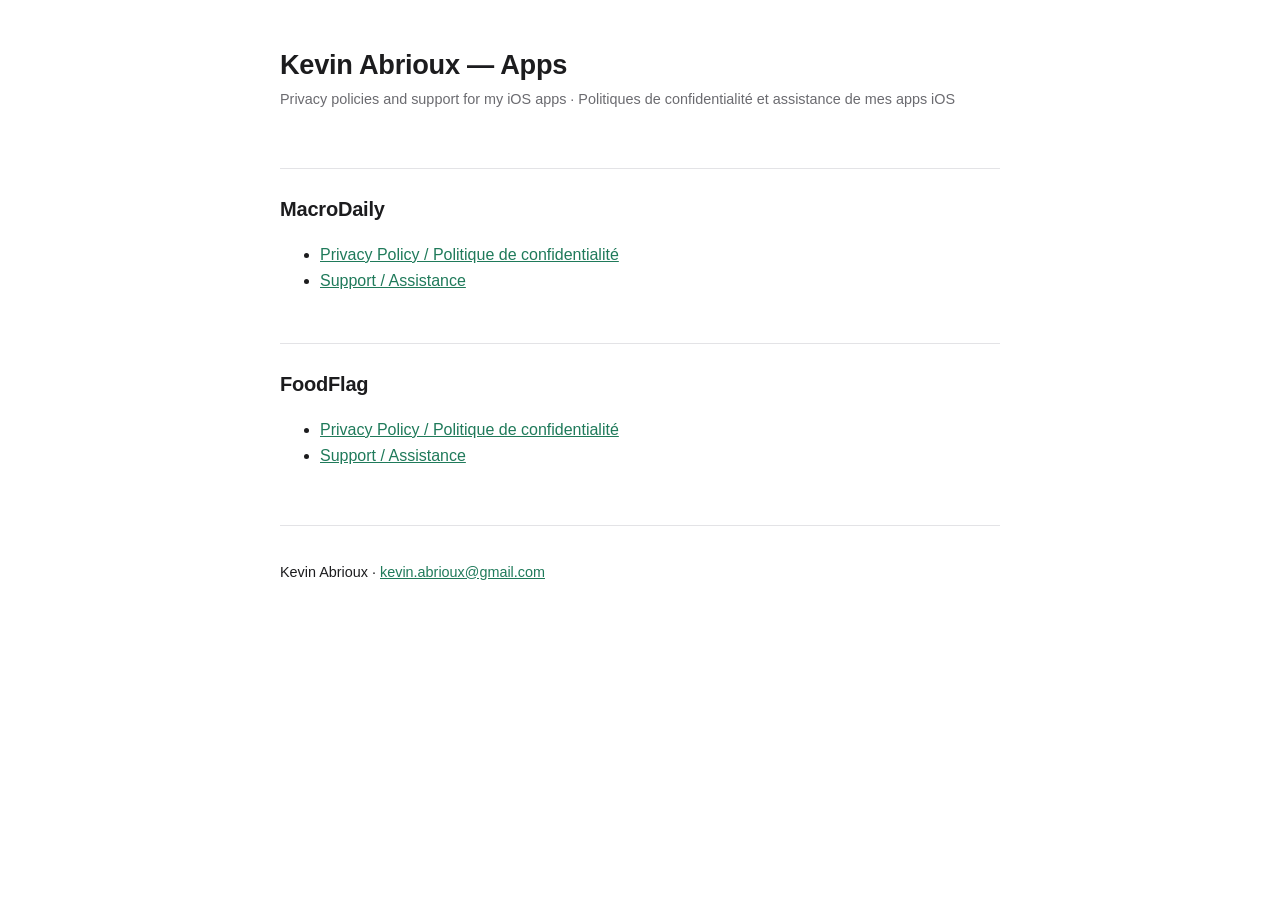
<file: index.html>
<!doctype html>
<html lang="en">
<head>
<meta charset="utf-8">
<meta name="viewport" content="width=device-width, initial-scale=1, viewport-fit=cover">
<title>Kevin Abrioux — Apps</title>
<link rel="stylesheet" href="assets/style.css">
</head>
<body>
<main>
<header>
  <h1>Kevin Abrioux — Apps</h1>
  <p class="meta">Privacy policies and support for my iOS apps · Politiques de confidentialité et assistance de mes apps iOS</p>
</header>

<h2>MacroDaily</h2>
<ul>
  <li><a href="https://kevinabrioux.github.io/macrodaily-legal/">Privacy Policy / Politique de confidentialité</a></li>
  <li><a href="https://kevinabrioux.github.io/macrodaily-legal/support/">Support / Assistance</a></li>
</ul>

<h2>FoodFlag</h2>
<ul>
  <li><a href="foodflag/">Privacy Policy / Politique de confidentialité</a></li>
  <li><a href="foodflag/support/">Support / Assistance</a></li>
</ul>

<footer>
  <p>Kevin Abrioux · <a href="mailto:kevin.abrioux@gmail.com">kevin.abrioux@gmail.com</a></p>
</footer>
</main>
</body>
</html>
</file>
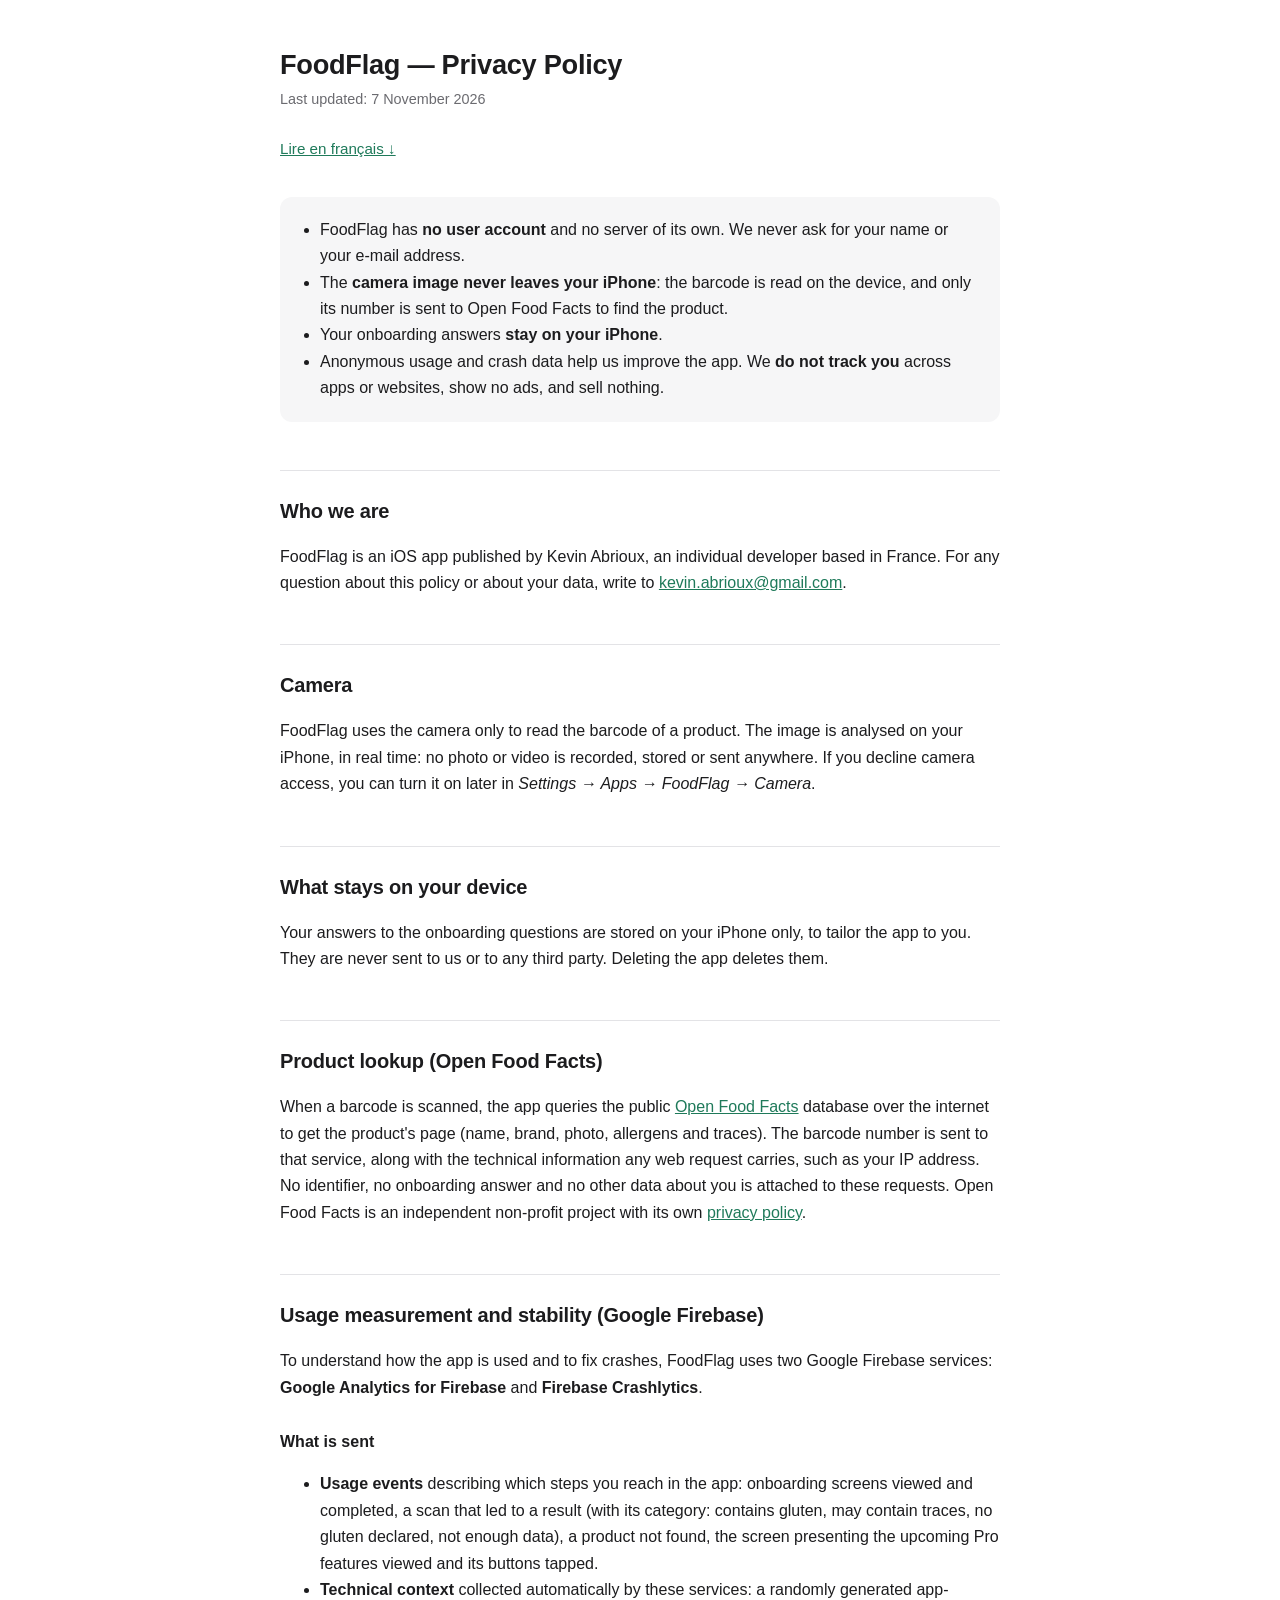
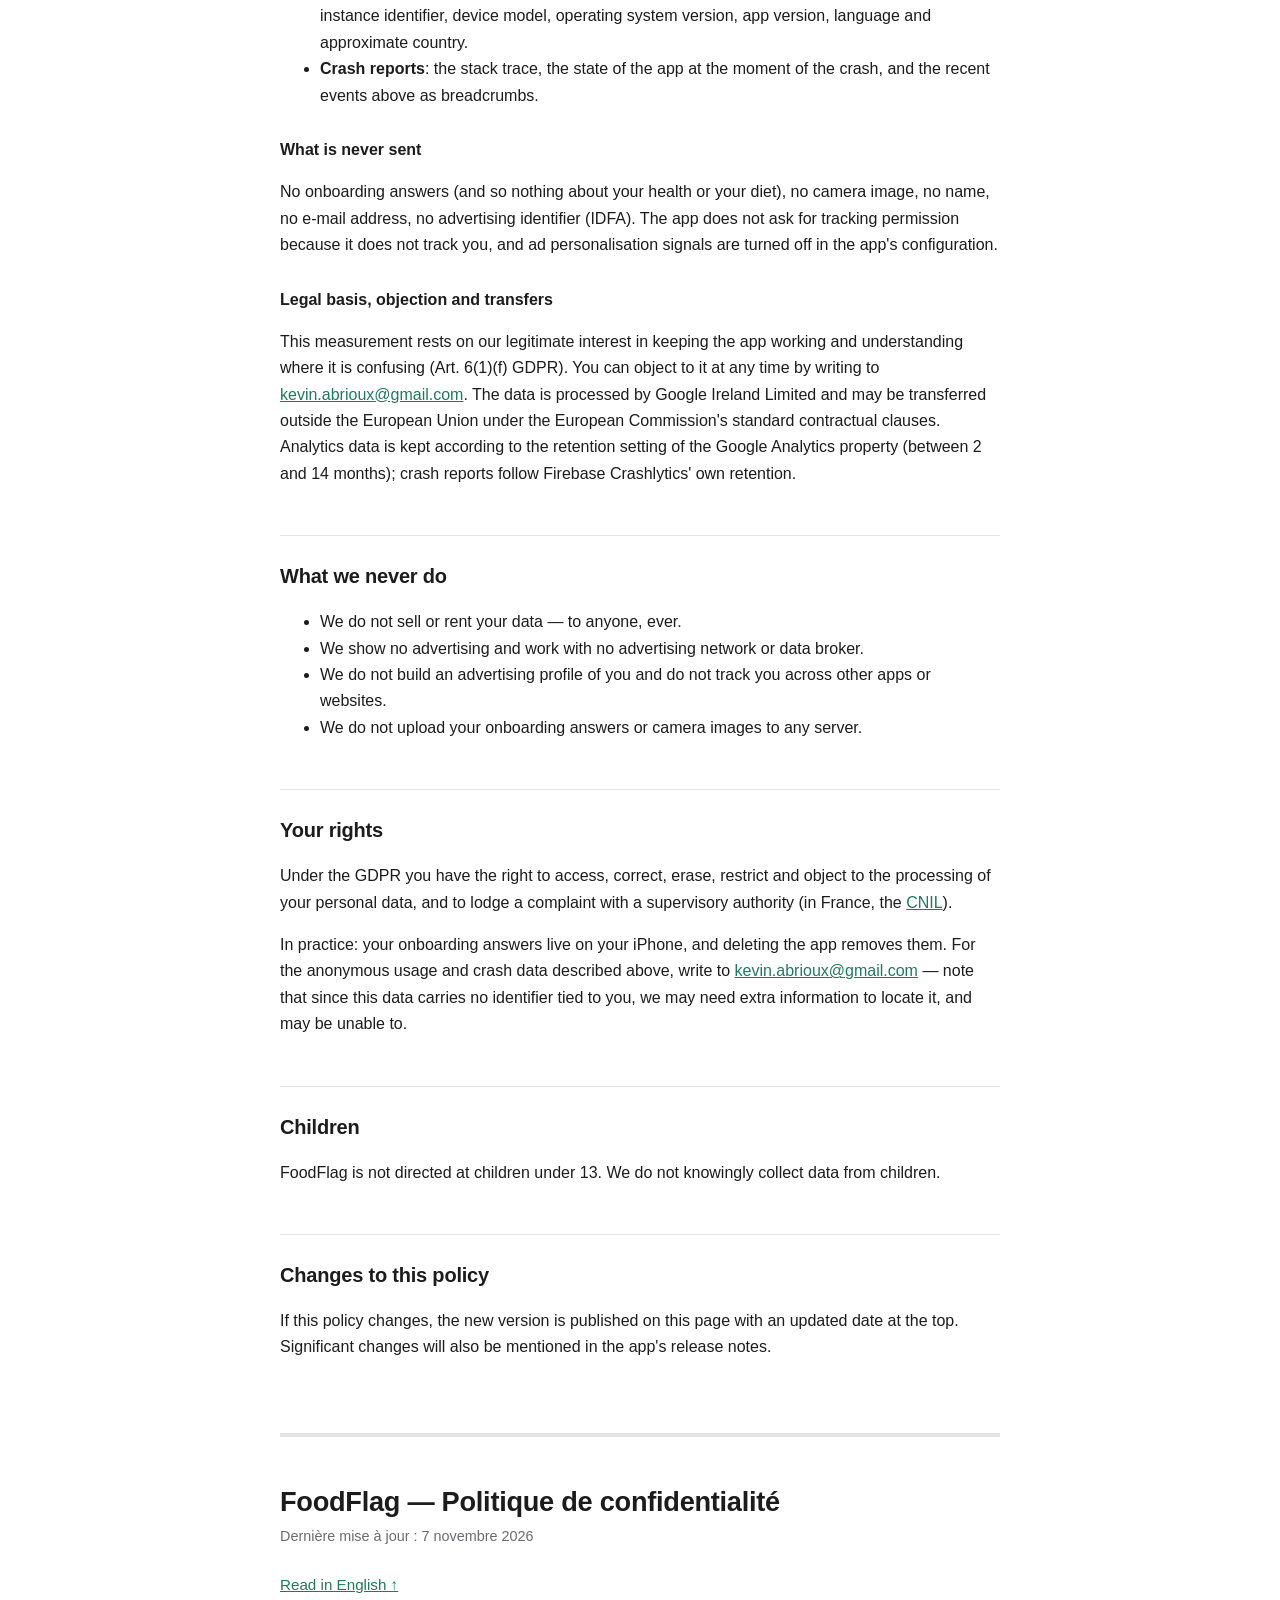
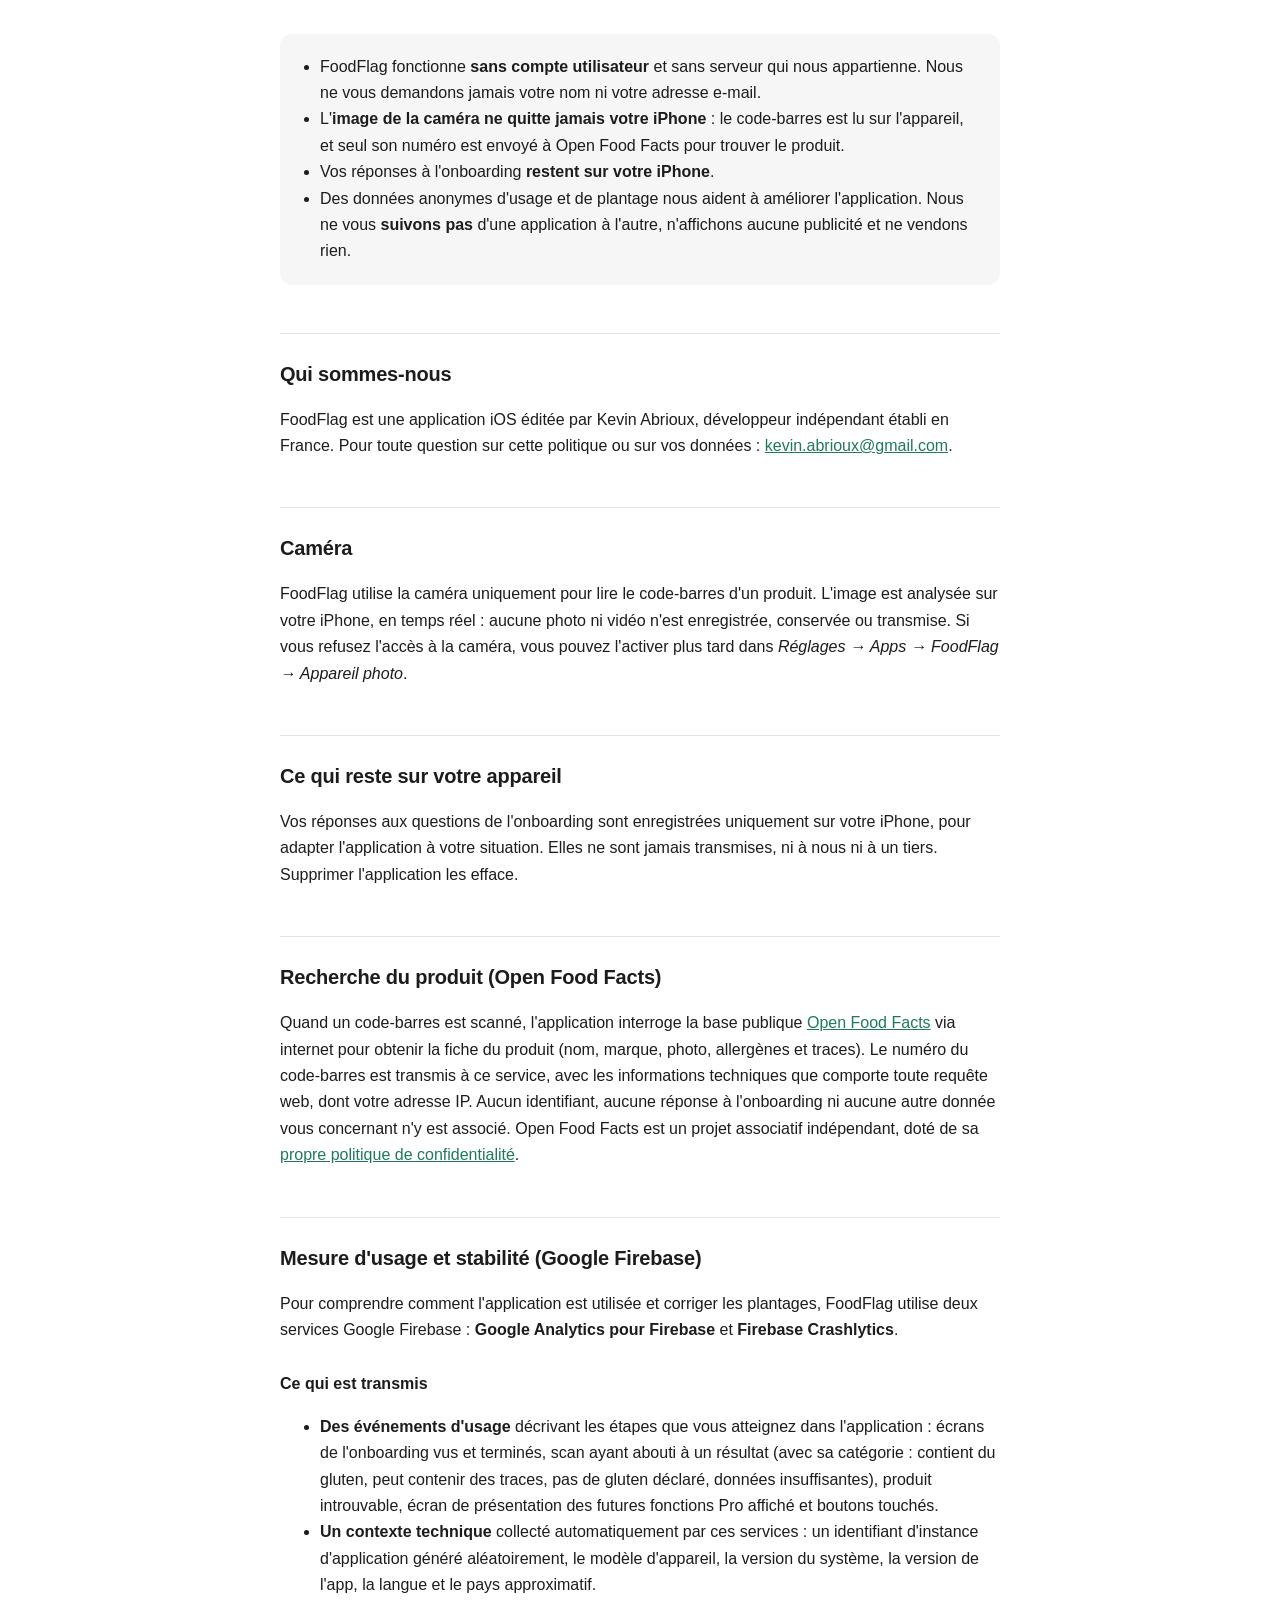
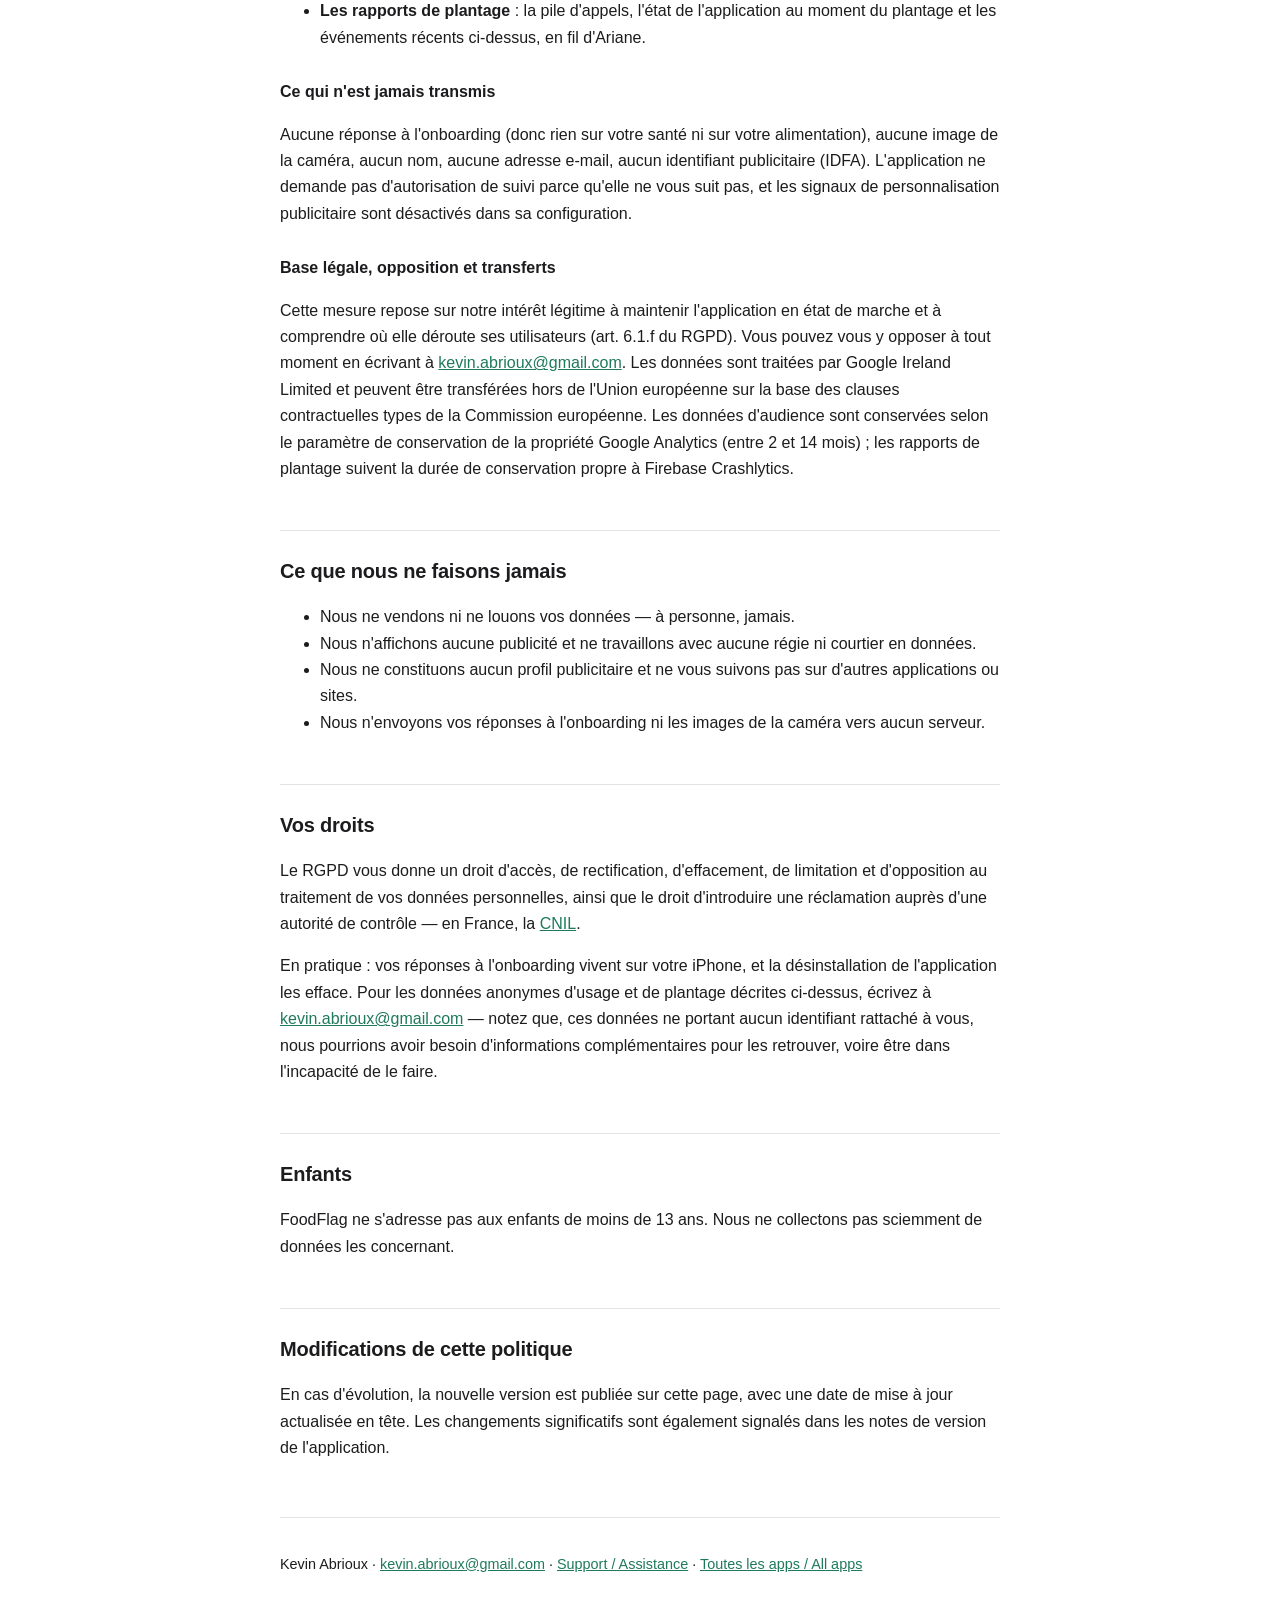
<file: foodflag/index.html>
<!doctype html>
<html lang="en">
<head>
<meta charset="utf-8">
<meta name="viewport" content="width=device-width, initial-scale=1, viewport-fit=cover">
<title>FoodFlag — Privacy Policy / Politique de confidentialité</title>
<link rel="stylesheet" href="../assets/style.css">
</head>
<body>
<main>

<header id="en">
  <h1>FoodFlag — Privacy Policy</h1>
  <p class="meta">Last updated: 7 November 2026</p>
  <p class="lang"><a href="#fr">Lire en français ↓</a></p>
</header>

<div class="summary">
  <ul>
    <li>FoodFlag has <strong>no user account</strong> and no server of its own. We never ask for your name or your e-mail address.</li>
    <li>The <strong>camera image never leaves your iPhone</strong>: the barcode is read on the device, and only its number is sent to Open Food Facts to find the product.</li>
    <li>Your onboarding answers <strong>stay on your iPhone</strong>.</li>
    <li>Anonymous usage and crash data help us improve the app. We <strong>do not track you</strong> across apps or websites, show no ads, and sell nothing.</li>
  </ul>
</div>

<h2>Who we are</h2>
<p>FoodFlag is an iOS app published by Kevin Abrioux, an individual developer based in France. For any question about this policy or about your data, write to <a href="mailto:kevin.abrioux@gmail.com">kevin.abrioux@gmail.com</a>.</p>

<h2>Camera</h2>
<p>FoodFlag uses the camera only to read the barcode of a product. The image is analysed on your iPhone, in real time: no photo or video is recorded, stored or sent anywhere. If you decline camera access, you can turn it on later in <em>Settings → Apps → FoodFlag → Camera</em>.</p>

<h2>What stays on your device</h2>
<p>Your answers to the onboarding questions are stored on your iPhone only, to tailor the app to you. They are never sent to us or to any third party. Deleting the app deletes them.</p>

<h2>Product lookup (Open Food Facts)</h2>
<p>When a barcode is scanned, the app queries the public <a href="https://world.openfoodfacts.org/">Open Food Facts</a> database over the internet to get the product's page (name, brand, photo, allergens and traces). The barcode number is sent to that service, along with the technical information any web request carries, such as your IP address. No identifier, no onboarding answer and no other data about you is attached to these requests. Open Food Facts is an independent non-profit project with its own <a href="https://world.openfoodfacts.org/privacy">privacy policy</a>.</p>

<h2>Usage measurement and stability (Google Firebase)</h2>
<p>To understand how the app is used and to fix crashes, FoodFlag uses two Google Firebase services: <strong>Google Analytics for Firebase</strong> and <strong>Firebase Crashlytics</strong>.</p>
<h3>What is sent</h3>
<ul>
  <li><strong>Usage events</strong> describing which steps you reach in the app: onboarding screens viewed and completed, a scan that led to a result (with its category: contains gluten, may contain traces, no gluten declared, not enough data), a product not found, the screen presenting the upcoming Pro features viewed and its buttons tapped.</li>
  <li><strong>Technical context</strong> collected automatically by these services: a randomly generated app-instance identifier, device model, operating system version, app version, language and approximate country.</li>
  <li><strong>Crash reports</strong>: the stack trace, the state of the app at the moment of the crash, and the recent events above as breadcrumbs.</li>
</ul>
<h3>What is never sent</h3>
<p>No onboarding answers (and so nothing about your health or your diet), no camera image, no name, no e-mail address, no advertising identifier (IDFA). The app does not ask for tracking permission because it does not track you, and ad personalisation signals are turned off in the app's configuration.</p>
<h3>Legal basis, objection and transfers</h3>
<p>This measurement rests on our legitimate interest in keeping the app working and understanding where it is confusing (Art. 6(1)(f) GDPR). You can object to it at any time by writing to <a href="mailto:kevin.abrioux@gmail.com">kevin.abrioux@gmail.com</a>. The data is processed by Google Ireland Limited and may be transferred outside the European Union under the European Commission's standard contractual clauses. Analytics data is kept according to the retention setting of the Google Analytics property (between 2 and 14 months); crash reports follow Firebase Crashlytics' own retention.</p>

<h2>What we never do</h2>
<ul>
  <li>We do not sell or rent your data — to anyone, ever.</li>
  <li>We show no advertising and work with no advertising network or data broker.</li>
  <li>We do not build an advertising profile of you and do not track you across other apps or websites.</li>
  <li>We do not upload your onboarding answers or camera images to any server.</li>
</ul>

<h2>Your rights</h2>
<p>Under the GDPR you have the right to access, correct, erase, restrict and object to the processing of your personal data, and to lodge a complaint with a supervisory authority (in France, the <a href="https://www.cnil.fr/">CNIL</a>).</p>
<p>In practice: your onboarding answers live on your iPhone, and deleting the app removes them. For the anonymous usage and crash data described above, write to <a href="mailto:kevin.abrioux@gmail.com">kevin.abrioux@gmail.com</a> — note that since this data carries no identifier tied to you, we may need extra information to locate it, and may be unable to.</p>

<h2>Children</h2>
<p>FoodFlag is not directed at children under 13. We do not knowingly collect data from children.</p>

<h2>Changes to this policy</h2>
<p>If this policy changes, the new version is published on this page with an updated date at the top. Significant changes will also be mentioned in the app's release notes.</p>

<hr class="lang-break">

<header id="fr" lang="fr">
  <h1>FoodFlag — Politique de confidentialité</h1>
  <p class="meta">Dernière mise à jour : 7 novembre 2026</p>
  <p class="lang"><a href="#en">Read in English ↑</a></p>
</header>

<div lang="fr">

<div class="summary">
  <ul>
    <li>FoodFlag fonctionne <strong>sans compte utilisateur</strong> et sans serveur qui nous appartienne. Nous ne vous demandons jamais votre nom ni votre adresse e-mail.</li>
    <li>L'<strong>image de la caméra ne quitte jamais votre iPhone</strong> : le code-barres est lu sur l'appareil, et seul son numéro est envoyé à Open Food Facts pour trouver le produit.</li>
    <li>Vos réponses à l'onboarding <strong>restent sur votre iPhone</strong>.</li>
    <li>Des données anonymes d'usage et de plantage nous aident à améliorer l'application. Nous ne vous <strong>suivons pas</strong> d'une application à l'autre, n'affichons aucune publicité et ne vendons rien.</li>
  </ul>
</div>

<h2>Qui sommes-nous</h2>
<p>FoodFlag est une application iOS éditée par Kevin Abrioux, développeur indépendant établi en France. Pour toute question sur cette politique ou sur vos données : <a href="mailto:kevin.abrioux@gmail.com">kevin.abrioux@gmail.com</a>.</p>

<h2>Caméra</h2>
<p>FoodFlag utilise la caméra uniquement pour lire le code-barres d'un produit. L'image est analysée sur votre iPhone, en temps réel : aucune photo ni vidéo n'est enregistrée, conservée ou transmise. Si vous refusez l'accès à la caméra, vous pouvez l'activer plus tard dans <em>Réglages → Apps → FoodFlag → Appareil photo</em>.</p>

<h2>Ce qui reste sur votre appareil</h2>
<p>Vos réponses aux questions de l'onboarding sont enregistrées uniquement sur votre iPhone, pour adapter l'application à votre situation. Elles ne sont jamais transmises, ni à nous ni à un tiers. Supprimer l'application les efface.</p>

<h2>Recherche du produit (Open Food Facts)</h2>
<p>Quand un code-barres est scanné, l'application interroge la base publique <a href="https://fr.openfoodfacts.org/">Open Food Facts</a> via internet pour obtenir la fiche du produit (nom, marque, photo, allergènes et traces). Le numéro du code-barres est transmis à ce service, avec les informations techniques que comporte toute requête web, dont votre adresse IP. Aucun identifiant, aucune réponse à l'onboarding ni aucune autre donnée vous concernant n'y est associé. Open Food Facts est un projet associatif indépendant, doté de sa <a href="https://world.openfoodfacts.org/privacy">propre politique de confidentialité</a>.</p>

<h2>Mesure d'usage et stabilité (Google Firebase)</h2>
<p>Pour comprendre comment l'application est utilisée et corriger les plantages, FoodFlag utilise deux services Google Firebase : <strong>Google Analytics pour Firebase</strong> et <strong>Firebase Crashlytics</strong>.</p>
<h3>Ce qui est transmis</h3>
<ul>
  <li><strong>Des événements d'usage</strong> décrivant les étapes que vous atteignez dans l'application : écrans de l'onboarding vus et terminés, scan ayant abouti à un résultat (avec sa catégorie : contient du gluten, peut contenir des traces, pas de gluten déclaré, données insuffisantes), produit introuvable, écran de présentation des futures fonctions Pro affiché et boutons touchés.</li>
  <li><strong>Un contexte technique</strong> collecté automatiquement par ces services : un identifiant d'instance d'application généré aléatoirement, le modèle d'appareil, la version du système, la version de l'app, la langue et le pays approximatif.</li>
  <li><strong>Les rapports de plantage</strong> : la pile d'appels, l'état de l'application au moment du plantage et les événements récents ci-dessus, en fil d'Ariane.</li>
</ul>
<h3>Ce qui n'est jamais transmis</h3>
<p>Aucune réponse à l'onboarding (donc rien sur votre santé ni sur votre alimentation), aucune image de la caméra, aucun nom, aucune adresse e-mail, aucun identifiant publicitaire (IDFA). L'application ne demande pas d'autorisation de suivi parce qu'elle ne vous suit pas, et les signaux de personnalisation publicitaire sont désactivés dans sa configuration.</p>
<h3>Base légale, opposition et transferts</h3>
<p>Cette mesure repose sur notre intérêt légitime à maintenir l'application en état de marche et à comprendre où elle déroute ses utilisateurs (art. 6.1.f du RGPD). Vous pouvez vous y opposer à tout moment en écrivant à <a href="mailto:kevin.abrioux@gmail.com">kevin.abrioux@gmail.com</a>. Les données sont traitées par Google Ireland Limited et peuvent être transférées hors de l'Union européenne sur la base des clauses contractuelles types de la Commission européenne. Les données d'audience sont conservées selon le paramètre de conservation de la propriété Google Analytics (entre 2 et 14 mois) ; les rapports de plantage suivent la durée de conservation propre à Firebase Crashlytics.</p>

<h2>Ce que nous ne faisons jamais</h2>
<ul>
  <li>Nous ne vendons ni ne louons vos données — à personne, jamais.</li>
  <li>Nous n'affichons aucune publicité et ne travaillons avec aucune régie ni courtier en données.</li>
  <li>Nous ne constituons aucun profil publicitaire et ne vous suivons pas sur d'autres applications ou sites.</li>
  <li>Nous n'envoyons vos réponses à l'onboarding ni les images de la caméra vers aucun serveur.</li>
</ul>

<h2>Vos droits</h2>
<p>Le RGPD vous donne un droit d'accès, de rectification, d'effacement, de limitation et d'opposition au traitement de vos données personnelles, ainsi que le droit d'introduire une réclamation auprès d'une autorité de contrôle — en France, la <a href="https://www.cnil.fr/">CNIL</a>.</p>
<p>En pratique : vos réponses à l'onboarding vivent sur votre iPhone, et la désinstallation de l'application les efface. Pour les données anonymes d'usage et de plantage décrites ci-dessus, écrivez à <a href="mailto:kevin.abrioux@gmail.com">kevin.abrioux@gmail.com</a> — notez que, ces données ne portant aucun identifiant rattaché à vous, nous pourrions avoir besoin d'informations complémentaires pour les retrouver, voire être dans l'incapacité de le faire.</p>

<h2>Enfants</h2>
<p>FoodFlag ne s'adresse pas aux enfants de moins de 13 ans. Nous ne collectons pas sciemment de données les concernant.</p>

<h2>Modifications de cette politique</h2>
<p>En cas d'évolution, la nouvelle version est publiée sur cette page, avec une date de mise à jour actualisée en tête. Les changements significatifs sont également signalés dans les notes de version de l'application.</p>

</div>

<footer>
  <p>Kevin Abrioux · <a href="mailto:kevin.abrioux@gmail.com">kevin.abrioux@gmail.com</a> · <a href="support/">Support / Assistance</a> · <a href="../">Toutes les apps / All apps</a></p>
</footer>
</main>
</body>
</html>
</file>
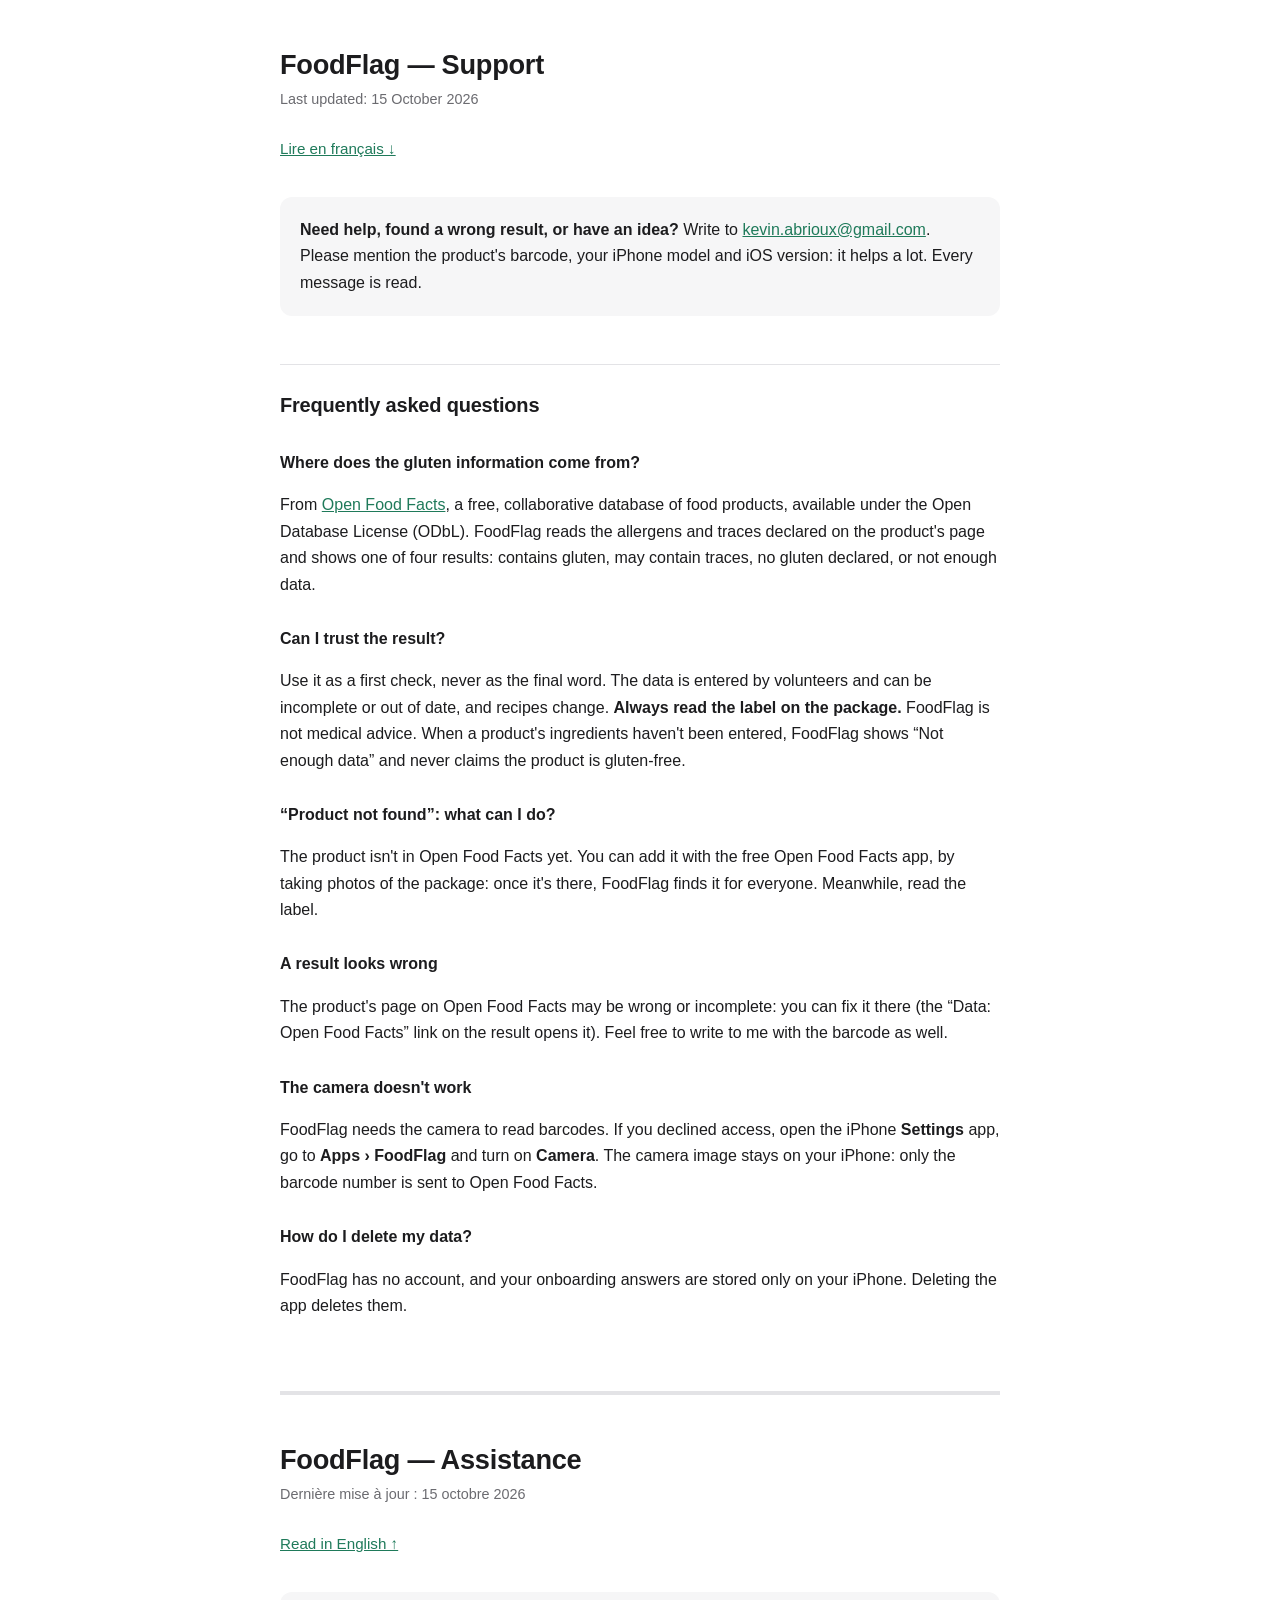
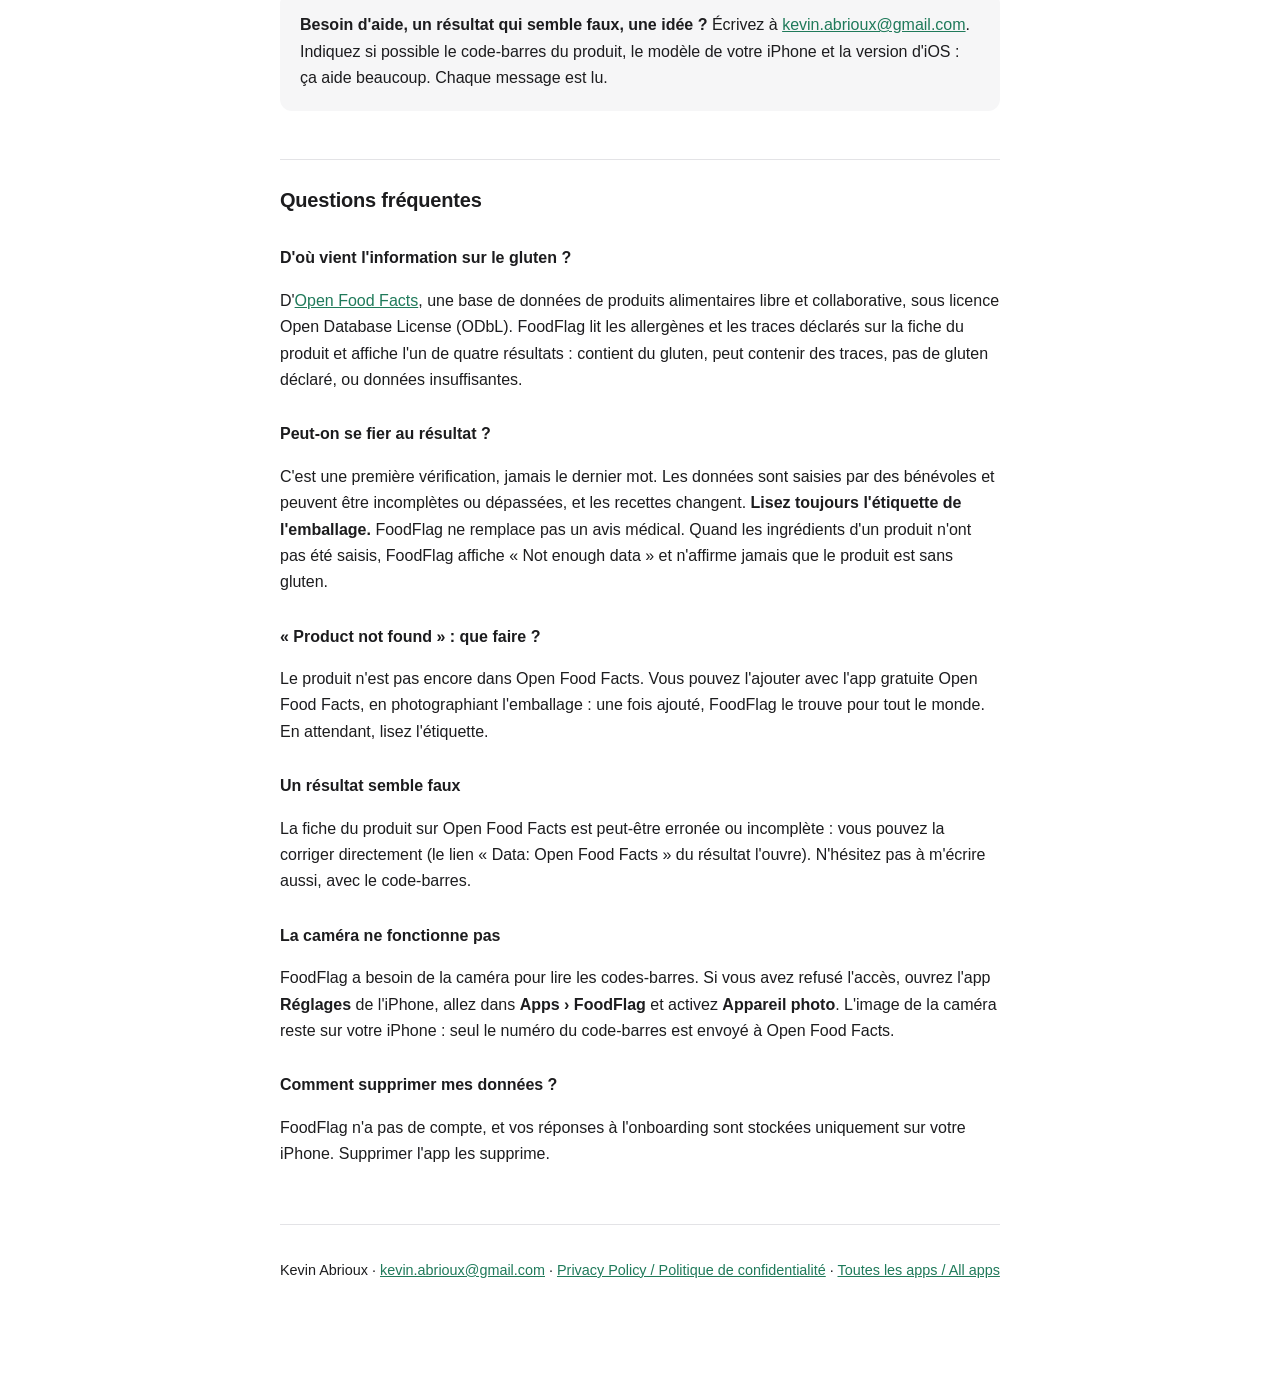
<file: foodflag/support/index.html>
<!doctype html>
<html lang="en">
<head>
<meta charset="utf-8">
<meta name="viewport" content="width=device-width, initial-scale=1, viewport-fit=cover">
<title>FoodFlag — Support / Assistance</title>
<link rel="stylesheet" href="../../assets/style.css">
</head>
<body>
<main>

<header id="en">
  <h1>FoodFlag — Support</h1>
  <p class="meta">Last updated: 15 October 2026</p>
  <p class="lang"><a href="#fr">Lire en français ↓</a></p>
</header>

<div class="summary">
  <p><strong>Need help, found a wrong result, or have an idea?</strong> Write to <a href="mailto:kevin.abrioux@gmail.com?subject=FoodFlag%20support">kevin.abrioux@gmail.com</a>. Please mention the product's barcode, your iPhone model and iOS version: it helps a lot. Every message is read.</p>
</div>

<h2>Frequently asked questions</h2>

<h3>Where does the gluten information come from?</h3>
<p>From <a href="https://world.openfoodfacts.org">Open Food Facts</a>, a free, collaborative database of food products, available under the Open Database License (ODbL). FoodFlag reads the allergens and traces declared on the product's page and shows one of four results: contains gluten, may contain traces, no gluten declared, or not enough data.</p>

<h3>Can I trust the result?</h3>
<p>Use it as a first check, never as the final word. The data is entered by volunteers and can be incomplete or out of date, and recipes change. <strong>Always read the label on the package.</strong> FoodFlag is not medical advice. When a product's ingredients haven't been entered, FoodFlag shows “Not enough data” and never claims the product is gluten-free.</p>

<h3>“Product not found”: what can I do?</h3>
<p>The product isn't in Open Food Facts yet. You can add it with the free Open Food Facts app, by taking photos of the package: once it's there, FoodFlag finds it for everyone. Meanwhile, read the label.</p>

<h3>A result looks wrong</h3>
<p>The product's page on Open Food Facts may be wrong or incomplete: you can fix it there (the “Data: Open Food Facts” link on the result opens it). Feel free to write to me with the barcode as well.</p>

<h3>The camera doesn't work</h3>
<p>FoodFlag needs the camera to read barcodes. If you declined access, open the iPhone <strong>Settings</strong> app, go to <strong>Apps › FoodFlag</strong> and turn on <strong>Camera</strong>. The camera image stays on your iPhone: only the barcode number is sent to Open Food Facts.</p>

<h3>How do I delete my data?</h3>
<p>FoodFlag has no account, and your onboarding answers are stored only on your iPhone. Deleting the app deletes them.</p>

<hr class="lang-break">

<header id="fr">
  <h1>FoodFlag — Assistance</h1>
  <p class="meta">Dernière mise à jour : 15 octobre 2026</p>
  <p class="lang"><a href="#en">Read in English ↑</a></p>
</header>

<div class="summary">
  <p><strong>Besoin d'aide, un résultat qui semble faux, une idée ?</strong> Écrivez à <a href="mailto:kevin.abrioux@gmail.com?subject=FoodFlag%20assistance">kevin.abrioux@gmail.com</a>. Indiquez si possible le code-barres du produit, le modèle de votre iPhone et la version d'iOS : ça aide beaucoup. Chaque message est lu.</p>
</div>

<h2>Questions fréquentes</h2>

<h3>D'où vient l'information sur le gluten ?</h3>
<p>D'<a href="https://fr.openfoodfacts.org">Open Food Facts</a>, une base de données de produits alimentaires libre et collaborative, sous licence Open Database License (ODbL). FoodFlag lit les allergènes et les traces déclarés sur la fiche du produit et affiche l'un de quatre résultats : contient du gluten, peut contenir des traces, pas de gluten déclaré, ou données insuffisantes.</p>

<h3>Peut-on se fier au résultat ?</h3>
<p>C'est une première vérification, jamais le dernier mot. Les données sont saisies par des bénévoles et peuvent être incomplètes ou dépassées, et les recettes changent. <strong>Lisez toujours l'étiquette de l'emballage.</strong> FoodFlag ne remplace pas un avis médical. Quand les ingrédients d'un produit n'ont pas été saisis, FoodFlag affiche « Not enough data » et n'affirme jamais que le produit est sans gluten.</p>

<h3>« Product not found » : que faire ?</h3>
<p>Le produit n'est pas encore dans Open Food Facts. Vous pouvez l'ajouter avec l'app gratuite Open Food Facts, en photographiant l'emballage : une fois ajouté, FoodFlag le trouve pour tout le monde. En attendant, lisez l'étiquette.</p>

<h3>Un résultat semble faux</h3>
<p>La fiche du produit sur Open Food Facts est peut-être erronée ou incomplète : vous pouvez la corriger directement (le lien « Data: Open Food Facts » du résultat l'ouvre). N'hésitez pas à m'écrire aussi, avec le code-barres.</p>

<h3>La caméra ne fonctionne pas</h3>
<p>FoodFlag a besoin de la caméra pour lire les codes-barres. Si vous avez refusé l'accès, ouvrez l'app <strong>Réglages</strong> de l'iPhone, allez dans <strong>Apps › FoodFlag</strong> et activez <strong>Appareil photo</strong>. L'image de la caméra reste sur votre iPhone : seul le numéro du code-barres est envoyé à Open Food Facts.</p>

<h3>Comment supprimer mes données ?</h3>
<p>FoodFlag n'a pas de compte, et vos réponses à l'onboarding sont stockées uniquement sur votre iPhone. Supprimer l'app les supprime.</p>

<footer>
  <p>Kevin Abrioux · <a href="mailto:kevin.abrioux@gmail.com">kevin.abrioux@gmail.com</a> · <a href="../">Privacy Policy / Politique de confidentialité</a> · <a href="../../">Toutes les apps / All apps</a></p>
</footer>
</main>
</body>
</html>
</file>
<file: assets/style.css>
:root {
  color-scheme: light dark;
  --bg: #ffffff;
  --fg: #1c1c1e;
  --muted: #6b6b70;
  --rule: #e3e3e6;
  --accent: #1f7a5a;
  --card: #f6f6f7;
}
@media (prefers-color-scheme: dark) {
  :root {
    --bg: #121214;
    --fg: #ececee;
    --muted: #9a9aa0;
    --rule: #2c2c30;
    --accent: #4ec79b;
    --card: #1c1c1f;
  }
}
* { box-sizing: border-box; }
body {
  margin: 0;
  padding: 0 20px 80px;
  background: var(--bg);
  color: var(--fg);
  font: 16px/1.65 -apple-system, BlinkMacSystemFont, "Segoe UI", Roboto, Helvetica, Arial, sans-serif;
  -webkit-text-size-adjust: 100%;
}
main { max-width: 720px; margin: 0 auto; }
header { padding: 48px 0 8px; }
h1 { font-size: 1.7rem; line-height: 1.25; margin: 0 0 6px; letter-spacing: -0.01em; }
h2 {
  font-size: 1.25rem; margin: 48px 0 12px; padding-top: 24px;
  border-top: 1px solid var(--rule); letter-spacing: -0.01em;
}
h3 { font-size: 1rem; margin: 28px 0 8px; }
p, li { color: var(--fg); }
.meta { color: var(--muted); font-size: 0.9rem; margin: 0; }
.lang { margin: 24px 0 0; font-size: 0.95rem; }
.lang a { color: var(--accent); }
a { color: var(--accent); }
.summary {
  background: var(--card); border-radius: 12px; padding: 4px 20px;
  margin: 28px 0 0;
}
.summary ul { padding-left: 20px; }
table { width: 100%; border-collapse: collapse; margin: 16px 0; font-size: 0.95rem; }
th, td { text-align: left; padding: 9px 10px; border-bottom: 1px solid var(--rule); vertical-align: top; }
th { font-weight: 600; }
.scroll { overflow-x: auto; }
code { font-family: ui-monospace, SFMono-Regular, Menlo, monospace; font-size: 0.9em; }
footer { margin-top: 56px; padding-top: 20px; border-top: 1px solid var(--rule); color: var(--muted); font-size: 0.9rem; }
hr.lang-break { border: none; border-top: 4px solid var(--rule); margin: 72px 0 0; }
</file>
